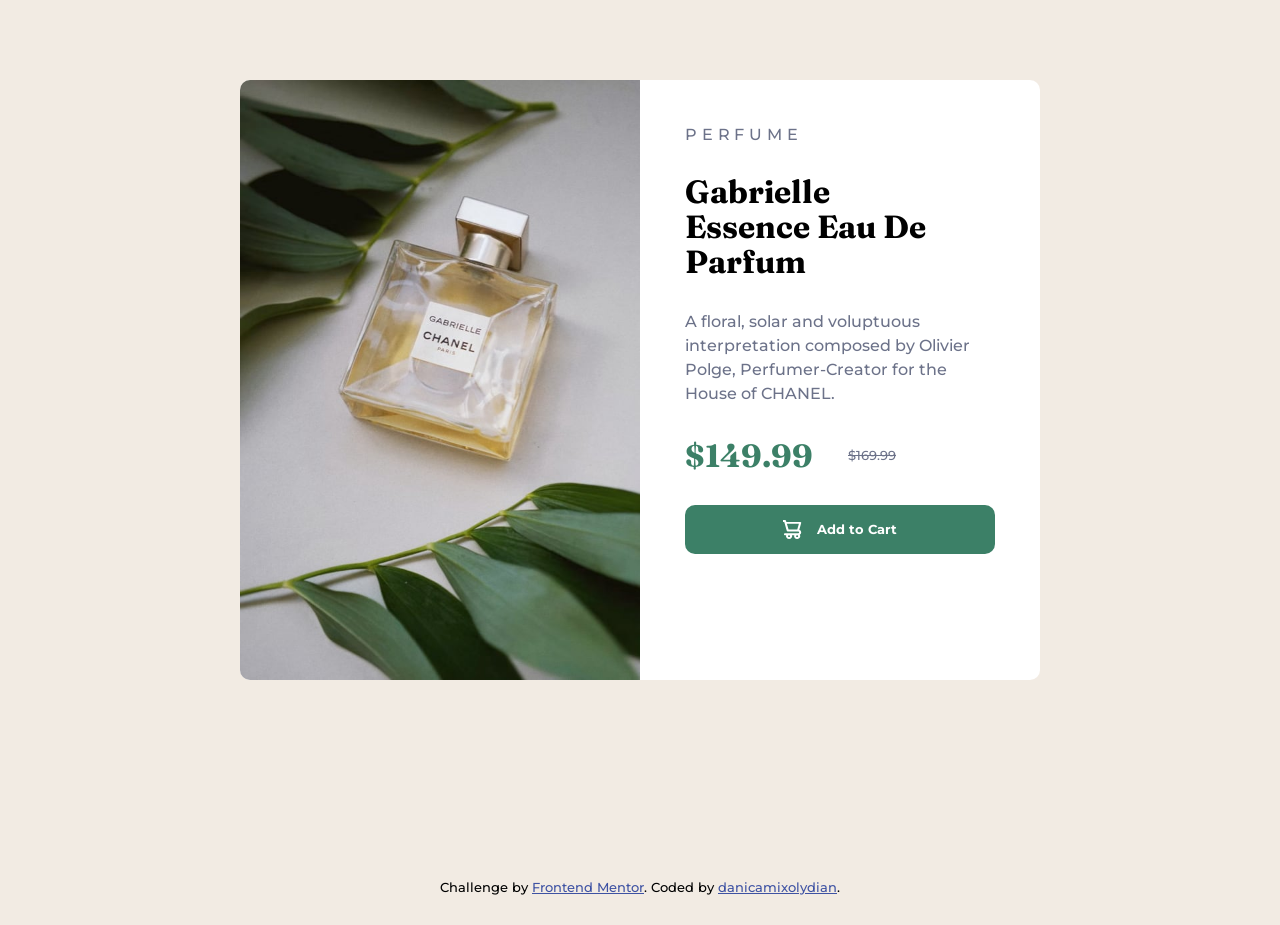
<file: 03-product-preview-card-component/index.html>
<!doctype html>
<html lang="en">
  <head>
    <meta charset="UTF-8" />
    <meta name="viewport" content="width=device-width, initial-scale=1.0" />
    <!-- displays site properly based on user's device -->

    <link
      rel="icon"
      type="image/png"
      sizes="32x32"
      href="./images/favicon-32x32.png"
    />
    <link rel="stylesheet" href="./css/style.css" />

    <title>Frontend Mentor | Product preview card component</title>
  </head>
  <body>
    <main>
      <img
        src="./images/image-product-desktop.jpg"
        alt="an image of Gabrielle Chanel perfume"
        class="perfume-img"
      />

      <img
        src="./images/image-product-mobile.jpg"
        alt="an image of Gabrielle Chanel perfume"
        class="perfume-img-mobile"
      />

      <div class="product-details">
        <p class="perfume-text montserrat-500">PERFUME</p>
        <h1 class="fraunces-700">Gabrielle Essence Eau De Parfum</h1>
        <p class="product-description montserrat-500">
          A floral, solar and voluptuous interpretation composed by Olivier
          Polge, Perfumer-Creator for the House of CHANEL.
        </p>
        <div class="product-price">
          <p class="fraunces-700">$149.99</p>
          <small class="montserrat-500">$169.99</small>
        </div>
        <button class="add-to-cart-btn montserrat-700">
          <img
            class="add-to-cart-icon"
            src="./images/icon-cart.svg"
            alt="add to cart icon"
          />Add to Cart
        </button>
      </div>
    </main>

    <footer class="attribution montserrat-500">
      Challenge by
      <a href="https://www.frontendmentor.io?ref=challenge">Frontend Mentor</a>.
      Coded by <a href="#">danicamixolydian</a>.
    </footer>
  </body>
</html>
</file>
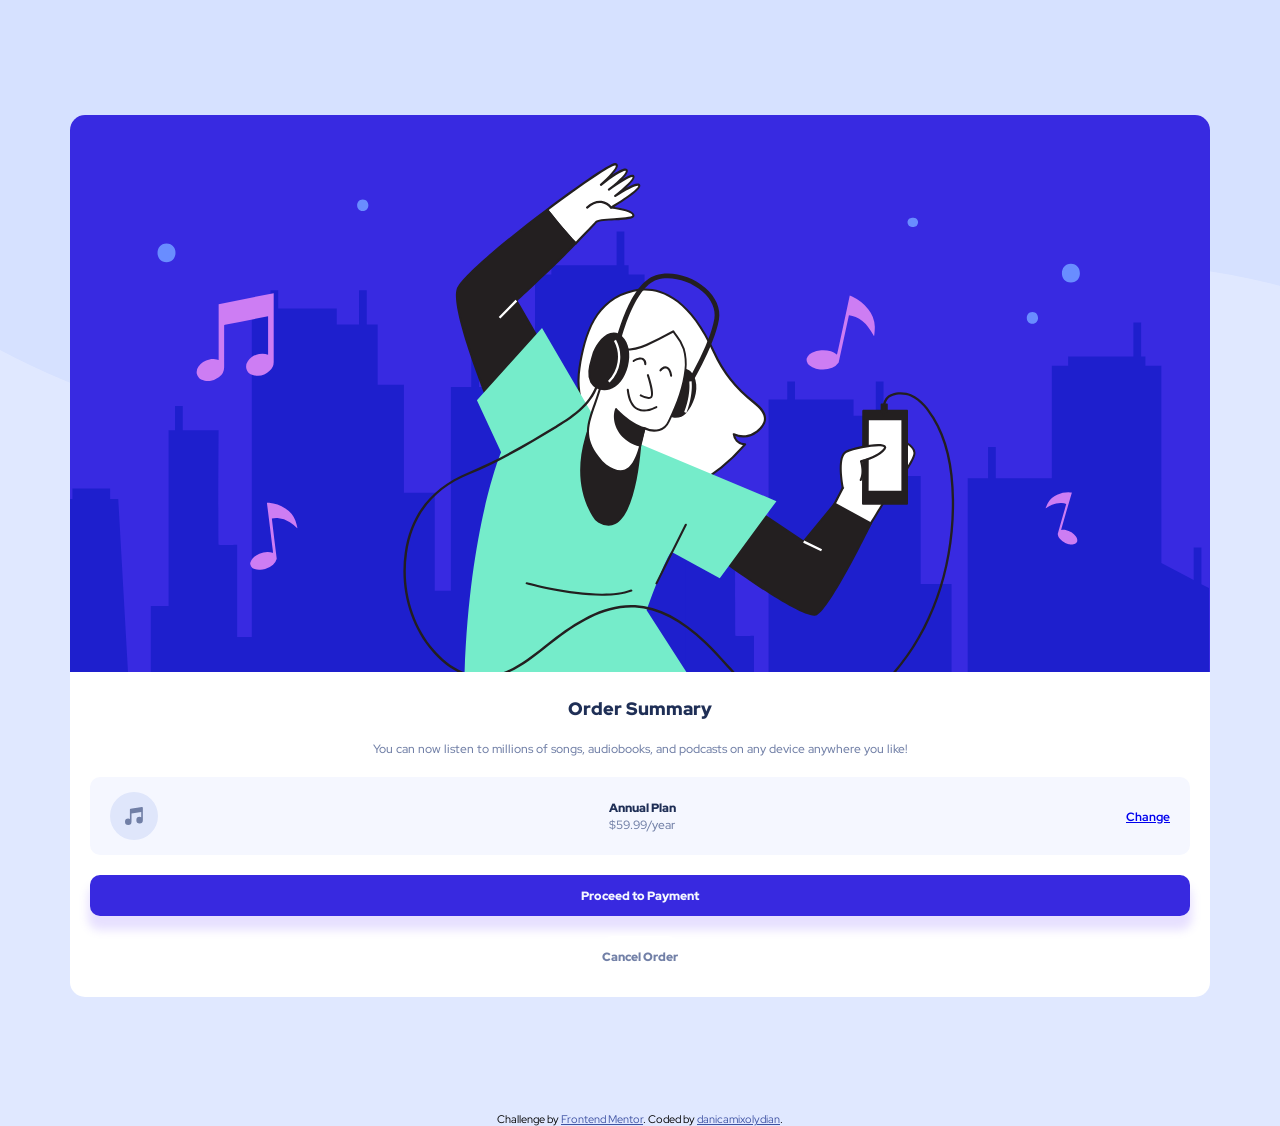
<file: 04-order-summary-component/index.html>
<!doctype html>
<html lang="en">
  <head>
    <meta charset="UTF-8" />
    <meta name="viewport" content="width=device-width, initial-scale=1.0" />
    <!-- displays site properly based on user's device -->

    <link
      rel="icon"
      type="image/png"
      sizes="32x32"
      href="./images/favicon-32x32.png"
    />
    <link rel="stylesheet" href="./css/style.css" />

    <title>Frontend Mentor | Order summary card</title>
  </head>
  <body>
    <picture>
      <source
        media="(orientation: landscape)"
        srcset="./images/pattern-background-desktop.svg"
      />
      <source
        media="(orientation: portrait)"
        srcset="./images/pattern-background-mobile.svg"
      />
      <img
        src="./images/pattern-background-mobile.svg"
        alt="a pattern background"
      />
    </picture>
    <main>
      <img
        src="./images/illustration-hero.svg"
        alt="(a pattern background) A girl wearing headphones while holding a phone is listening to music"
      />
      <div class="order-summary">
        <h1 class="red-hat-display-900">Order Summary</h1>
        <p class="red-hat-display-500 order-summary-p">
          You can now listen to millions of songs, audiobooks, and podcasts on
          any device anywhere you like!
        </p>
        <div class="selected-plan">
          <img src="./images/icon-music.svg" />
          <div class="plan-and-price-container">
            <p class="red-hat-display-900">Annual Plan</p>
            <p class="red-hat-display-500">$59.99/year</p>
          </div>
          <a href="#" class="red-hat-display-700">Change</a>
        </div>

        <button class="proceed-payment-btn red-hat-display-900">
          Proceed to Payment
        </button>
        <button class="cancel-order-btn red-hat-display-900">
          Cancel Order
        </button>
      </div>
    </main>

    <footer class="attribution">
      Challenge by
      <a href="https://www.frontendmentor.io?ref=challenge">Frontend Mentor</a>.
      Coded by <a href="#">danicamixolydian</a>.
    </footer>
  </body>
</html>
</file>
<file: 03-product-preview-card-component/css/style.css>
@import url('https://fonts.googleapis.com/css2?family=Montserrat:ital,wght@0,100..900;1,100..900&display=swap');
@import url('https://fonts.googleapis.com/css2?family=Fraunces:ital,opsz,wght@0,9..144,100..900;1,9..144,100..900&display=swap');

* {
  margin: 0;
  padding: 0;
  box-sizing: border-box;
}

:root {
  /* Primary */
  --green-500: hsl(158, 36%, 37%);
  --green-700: hsl(158, 42%, 18%);
  /* Neutral */
  --black: hsl(212, 21%, 14%);
  --grey: hsl(228, 12%, 48%);
  --cream: hsl(30, 38%, 92%);
  --white: hsl(0, 0%, 100%);

  --font-size-p: 0.875rem;
}

.montserrat-500 {
  font-family: 'Montserrat', sans-serif;
  font-optical-sizing: auto;
  font-weight: 500;
  font-style: normal;
}

.montserrat-700 {
  font-family: 'Montserrat', sans-serif;
  font-optical-sizing: auto;
  font-weight: 700;
  font-style: normal;
}

.fraunces-700 {
  font-family: 'Fraunces', serif;
  font-optical-sizing: auto;
  font-weight: 700;
  font-style: normal;
  font-variation-settings:
    'SOFT' 0,
    'WONK' 0;
}

body {
  min-height: 100vh;
  display: grid;
  place-content: center;
  background-color: var(--cream);
  padding-bottom: 30px;
}

main {
  display: flex;
  background-color: var(--white);
  border-radius: 10px;
  margin: 80px;
  max-width: 800px;
}

.perfume-img {
  display: block;
  max-width: 400px;
  height: auto;
  width: 100%;
  border-top-left-radius: 10px;
  border-bottom-left-radius: 10px;
}

.perfume-img-mobile {
  display: none;
}

div.product-details {
  padding: 45px;
  display: flex;
  flex-direction: column;
  gap: 30px;
  max-width: 400px;
}

p.perfume-text {
  letter-spacing: 0.3rem;
  color: var(--grey);
}

div.product-details h1 {
  width: 80%;
  line-height: 2.2rem;
}

p.product-description {
  color: var(--grey);
  line-height: 1.5rem;
}

div.product-price {
  display: flex;
  gap: 35px;
  align-items: center;
}

div.product-price p {
  font-size: 2rem;
  color: var(--green-500);
}

div.product-price small {
  text-decoration: line-through;
  color: var(--grey);
}

.add-to-cart-icon {
  height: 1.2rem;
  width: 1.2rem;
}

.add-to-cart-btn {
  border: none;
  border-radius: 10px;
  background-color: var(--green-500);
  padding: 15px;
  display: flex;
  gap: 15px;
  align-items: center;
  justify-content: center;
  color: var(--white);
  transition:
    background-color 0.3s ease,
    transform 0.3s ease;
}

.add-to-cart-btn:hover {
  background-color: var(--green-700);
}

.add-to-cart-btn:active {
  transform: translateY(2px);
}

.add-to-cart-btn:focus-visible {
  outline: 3px solid lightgreen;
  outline-offset: 4px;
}

.attribution {
  font-size: 0.7875rem;
  text-align: center;
  margin-top: 120px;
}
.attribution a {
  color: hsl(228, 45%, 44%);
}

@media screen and (max-width: 991px) {
  main {
    display: flex;
    flex-direction: column;
    width: calc(100% - 50px);
    margin: 80px auto 0;
    border-bottom-left-radius: 10px;
  }

  .perfume-img {
    display: none;
  }

  .perfume-img-mobile {
    display: block;
    width: 100%;
    height: auto;
    border-top-left-radius: 10px;
    border-top-right-radius: 10px;
  }

  div.product-details {
    max-width: 100%;
  }

  p.perfume-text {
    font-size: 0.8rem;
  }

  div.product-details h1 {
    font-size: 1.8rem;
    width: 100%;
  }

  p.product-description {
    font-size: 0.9rem;
  }

  div.product-price p {
    font-size: 1.8rem;
  }

  .attribution {
    margin-bottom: 50px;
  }
}

@media screen and (max-width: 376px) {
  div.product-price {
    gap: 24px;
  }
}

@media screen and (max-width: 360px) {
  div.product-price {
    gap: 15px;
  }
}
</file>
<file: 04-order-summary-component/css/style.css>
@import url('https://fonts.googleapis.com/css2?family=Red+Hat+Display:ital,wght@0,300..900;1,300..900&display=swap');

* {
  margin: 0;
  padding: 0;
  box-sizing: border-box;
}

:root {
  /* Primary */
  --blue-100: hsl(225, 100%, 94%);
  --blue-700: hsl(245, 75%, 52%);

  /* Neutral */
  --blue-50: hsl(225, 100%, 98%);
  --gray-600: hsl(224, 23%, 55%);
  --blue-950: hsl(223, 47%, 23%);

  --color-1: hsl(244.51, 82.61%, 68.43%); /* #766CF1 */
}

/* Font-family */
.red-hat-display-500 {
  font-family: 'Red Hat Display', sans-serif;
  font-optical-sizing: auto;
  font-weight: 500;
  font-style: normal;
}

.red-hat-display-700 {
  font-family: 'Red Hat Display', sans-serif;
  font-optical-sizing: auto;
  font-weight: 700;
  font-style: normal;
}

.red-hat-display-900 {
  font-family: 'Red Hat Display', sans-serif;
  font-optical-sizing: auto;
  font-weight: 900;
  font-style: normal;
}

body {
  font-family: 'Red Hat Display', sans-serif;
  background-color: var(--blue-100);
}

picture img {
  position: absolute;
  top: 0;
  left: 0;
  z-index: -1;

  min-width: 100%;
}

main {
  background-color: #fff;
  border-radius: 15px;
  margin: 70px 25px;
}

main img {
  border-top-left-radius: 15px;
  border-top-right-radius: 15px;
  width: 100%;
}

.order-summary {
  display: flex;
  flex-direction: column;
  align-items: center;
  gap: 20px;
  padding: 20px;
}

h1 {
  font-size: 1.1rem;
}

p {
  font-size: 0.875rem;
}

.order-summary-p {
  text-align: center;
  max-width: 90%;
}

.selected-plan {
  background-color: var(--blue-50);
  border-radius: 10px;
  display: flex;
  align-items: center;
  justify-content: space-between;
  width: 100%;
  padding: 15px 20px;
}

.selected-plan a:hover {
  color: var(--color-1);
  text-decoration: none;
}

.order-summary-p,
.selected-plan,
.plan-and-price-container p,
button {
  font-size: 0.775rem;
}

.selected-plan img {
  width: auto;
}

button {
  border: none;
  border-radius: 10px;
  cursor: pointer;
  transition:
    background-color 0.3s,
    transform 0.3s;
}

.proceed-payment-btn {
  color: var(--blue-50);
  background-color: var(--blue-700);
  padding: 12px 0px;
  width: 100%;
  box-shadow: 0px 12px 10px 2px rgba(137, 101, 255, 0.2);
}

.proceed-payment-btn:hover {
  background-color: var(--color-1);
  transform: scale(1.02);
}

.proceed-payment-btn:active {
  transform: translateY(3px);
}

.proceed-payment-btn:focus-visible {
  outline: 3px solid rgb(180, 110, 255);
  outline-offset: 4px;
}

.cancel-order-btn {
  background-color: #fff;
  padding: 12px 0px;
}

.cancel-order-btn:focus-visible {
  outline: 3px solid rgb(180, 110, 255);
  outline-offset: 4px;
}

.cancel-order-btn:hover {
  color: var(--blue-950);
}

p,
.cancel-order-btn {
  color: var(--gray-600);
}

h1,
.plan-and-price-container p:first-child {
  color: var(--blue-950);
}

.attribution {
  font-size: 0.6875rem;
  text-align: center;
}

.attribution a {
  color: hsl(228, 45%, 44%);
}

@media screen and (min-width: 911px) {
  main {
    margin: 115px 70px;
  }
}

@media screen and (min-width: 1440px) {
  body {
    min-height: 100vh;
    display: grid;
    place-content: center;
  }

  picture img {
    top: -10px;
  }

  main {
    margin: 50px auto;
    width: 50%;
  }

  .order-summary {
    padding: 35px;
  }
}
</file>
